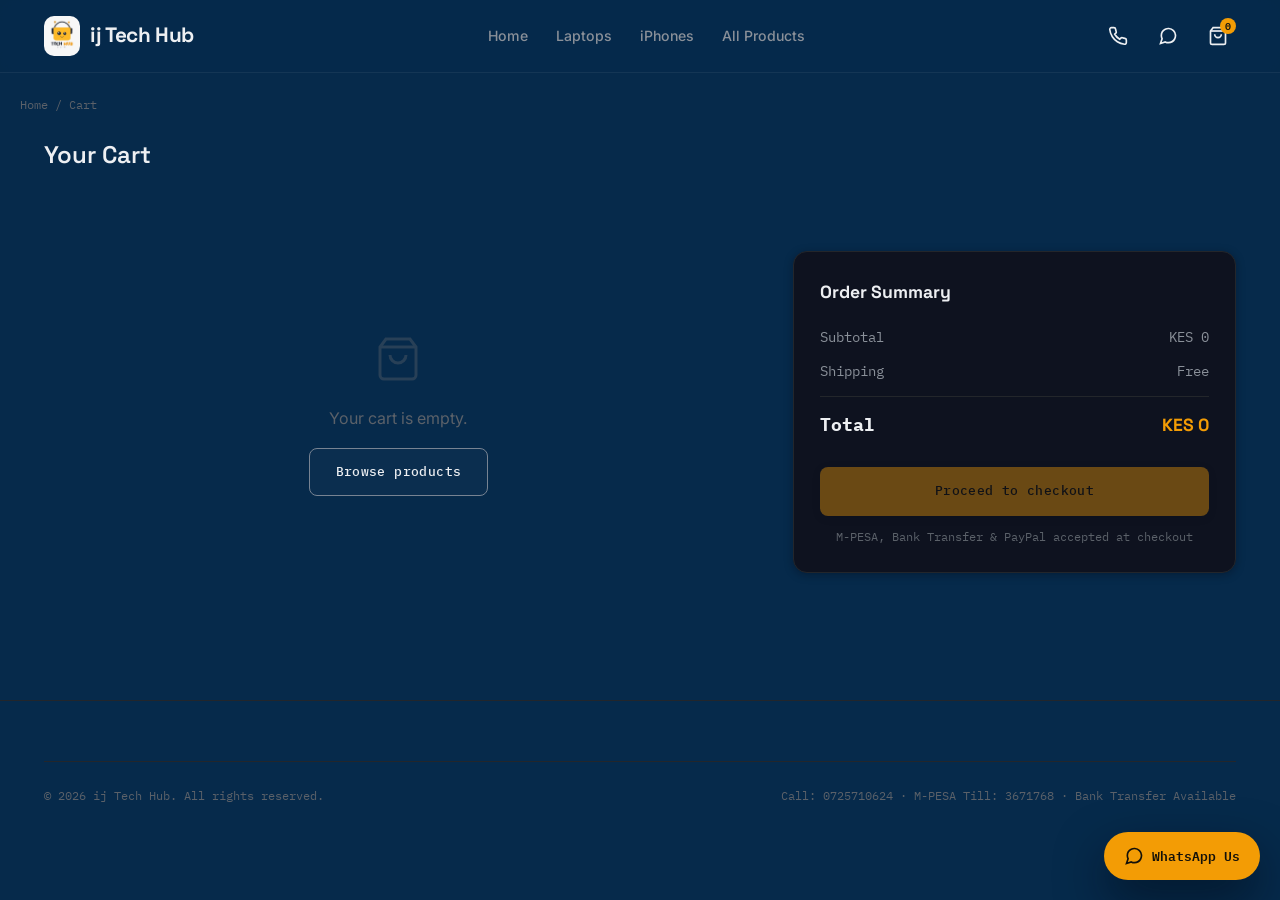
<file: cart.html>
<!DOCTYPE html>
<html lang="en">
<head>
<meta charset="UTF-8">
<meta name="viewport" content="width=device-width, initial-scale=1.0">
<title>Your Cart - ij Tech Hub</title>
<link rel="stylesheet" href="css/style.css">
</head>
<body>

<header class="site-header">
  <div class="wrap header-row">
    <a href="index.html" class="logo"><img src="images/logo.png" alt="ij Tech Hub"><span>ij Tech Hub</span></a>
    <nav class="main-nav">
      <a href="index.html">Home</a>
      <a href="products.html?category=laptops">Laptops</a>
      <a href="products.html?category=iphones">iPhones</a>
      <a href="products.html">All Products</a>
    </nav>
    <div class="header-actions">
      <a href="tel:+254725710624" class="icon-btn" aria-label="Call us">
        <svg width="20" height="20" viewBox="0 0 24 24" fill="none" stroke="currentColor" stroke-width="2"><path d="M22 16.92v3a2 2 0 0 1-2.18 2 19.79 19.79 0 0 1-8.63-3.07 19.5 19.5 0 0 1-6-6 19.79 19.79 0 0 1-3.07-8.67A2 2 0 0 1 4.11 2h3a2 2 0 0 1 2 1.72c.13.96.36 1.9.7 2.81a2 2 0 0 1-.45 2.11L8.09 9.91a16 16 0 0 0 6 6l1.27-1.27a2 2 0 0 1 2.11-.45c.9.34 1.85.57 2.81.7A2 2 0 0 1 22 16.92Z"/></svg>
      </a>
      <a href="https://wa.me/254725710624" target="_blank" rel="noopener" class="icon-btn" aria-label="WhatsApp us">
        <svg width="20" height="20" viewBox="0 0 24 24" fill="none" stroke="currentColor" stroke-width="2"><path d="M21 11.5a8.38 8.38 0 0 1-.9 3.8 8.5 8.5 0 0 1-7.6 4.7 8.38 8.38 0 0 1-3.8-.9L3 21l1.9-5.7a8.38 8.38 0 0 1-.9-3.8 8.5 8.5 0 0 1 4.7-7.6 8.38 8.38 0 0 1 3.8-.9h.5a8.48 8.48 0 0 1 8 8v.5Z"/></svg>
      </a>
      <a href="cart.html" class="icon-btn" aria-label="Cart">
        <svg width="20" height="20" viewBox="0 0 24 24" fill="none" stroke="currentColor" stroke-width="2"><path d="M6 2 3 6v14a2 2 0 0 0 2 2h14a2 2 0 0 0 2-2V6l-3-4Z"/><path d="M3 6h18"/><path d="M16 10a4 4 0 0 1-8 0"/></svg>
        <span class="cart-count" data-cart-count>0</span>
      </a>
      <button type="button" class="menu-btn" aria-label="Open menu" aria-expanded="false">
        <svg width="22" height="22" viewBox="0 0 24 24" fill="none" stroke="currentColor" stroke-width="2"><path d="M3 6h18"/><path d="M3 12h18"/><path d="M3 18h18"/></svg>
      </button>
    </div>
  </div>
  <nav class="mobile-nav">
    <a href="index.html">Home</a>
    <a href="products.html?category=laptops">Laptops</a>
    <a href="products.html?category=iphones">iPhones</a>
    <a href="products.html">All Products</a>
    <a href="tel:+254725710624">Call: 0725710624</a>
    <a href="https://wa.me/254725710624" target="_blank" rel="noopener">WhatsApp Us</a>
  </nav>
</header>

<main>
  <div class="wrap breadcrumb"><a href="index.html">Home</a> / Cart</div>
  <div class="wrap">
    <div class="section-head"><h2>Your Cart</h2></div>
    <div class="cart-layout">
      <div id="cart-items"></div>
      <div class="summary-card">
        <h3>Order Summary</h3>
        <div class="summary-row"><span>Subtotal</span><span id="sum-subtotal">KES 0</span></div>
        <div class="summary-row"><span>Shipping</span><span id="sum-shipping">KES 0</span></div>
        <div class="summary-row total"><span>Total</span><span class="price" id="sum-total">KES 0</span></div>
        <a href="checkout.html" class="btn btn-primary btn-block" id="checkout-btn" style="margin-top:16px;">Proceed to checkout</a>
        <p style="font-family:var(--font-mono); font-size:.72rem; color:var(--text-faint); margin-top:12px; text-align:center;">M-PESA, Bank Transfer &amp; PayPal accepted at checkout</p>
      </div>
    </div>
  </div>
</main>

<footer class="site-footer">
  <div class="wrap">
    <div class="footer-bottom">
      <span>&copy; 2026 ij Tech Hub. All rights reserved.</span>
      <span>Call: <a href="tel:+254725710624">0725710624</a> &middot; M-PESA Till: 3671768 &middot; Bank Transfer Available</span>
    </div>
  </div>
</footer>

<a href="https://wa.me/254725710624" target="_blank" rel="noopener" class="whatsapp-float" aria-label="Chat with us on WhatsApp">
  <svg width="20" height="20" viewBox="0 0 24 24" fill="none" stroke="currentColor" stroke-width="2"><path d="M21 11.5a8.38 8.38 0 0 1-.9 3.8 8.5 8.5 0 0 1-7.6 4.7 8.38 8.38 0 0 1-3.8-.9L3 21l1.9-5.7a8.38 8.38 0 0 1-.9-3.8 8.5 8.5 0 0 1 4.7-7.6 8.38 8.38 0 0 1 3.8-.9h.5a8.48 8.48 0 0 1 8 8v.5Z"/></svg>
  <span>WhatsApp Us</span>
</a>

<script src="js/cart.js"></script>
<script src="js/nav.js"></script>
<script>
  // KES_RATE and money() are provided by js/cart.js so every page
  // formats currency the same way - this page reuses them instead
  // of defining its own copy.

  function render() {
    const cart = getCart();
    const container = document.getElementById("cart-items");
    const checkoutBtn = document.getElementById("checkout-btn");

    if (cart.length === 0) {
      container.innerHTML = `
        <div class="empty-state">
          <svg width="48" height="48" viewBox="0 0 24 24" fill="none" stroke="currentColor" stroke-width="1.5"><path d="M6 2 3 6v14a2 2 0 0 0 2 2h14a2 2 0 0 0 2-2V6l-3-4Z"/><path d="M3 6h18"/><path d="M16 10a4 4 0 0 1-8 0"/></svg>
          <p>Your cart is empty.</p>
          <a href="products.html" class="btn btn-outline" style="margin-top:16px;">Browse products</a>
        </div>`;
      checkoutBtn.classList.add("btn-disabled");
      checkoutBtn.style.pointerEvents = "none";
      checkoutBtn.style.opacity = ".4";
    } else {
      container.innerHTML = cart
        .map(
          (item) => `
        <div class="cart-item" data-id="${item.id}">
          <img src="${item.image_url}" alt="${item.name}">
          <div>
            <div class="cart-item-name">${item.name}</div>
            <div class="cart-item-cat">${item.category}</div>
            <a href="#" class="remove-link" data-remove="${item.id}">Remove</a>
          </div>
          <div class="qty-control">
            <button data-minus="${item.id}">\u2212</button>
            <span>${item.qty}</span>
            <button data-plus="${item.id}">+</button>
          </div>
          <div class="cart-item-price">${money(item.price * item.qty)}</div>
        </div>`
        )
        .join("");

      container.querySelectorAll("[data-remove]").forEach((el) =>
        el.addEventListener("click", (e) => {
          e.preventDefault();
          removeFromCart(el.dataset.remove);
          render();
        })
      );
      container.querySelectorAll("[data-plus]").forEach((el) =>
        el.addEventListener("click", () => {
          const c = getCart().find((i) => i.id === el.dataset.plus);
          updateQty(el.dataset.plus, c.qty + 1);
          render();
        })
      );
      container.querySelectorAll("[data-minus]").forEach((el) =>
        el.addEventListener("click", () => {
          const c = getCart().find((i) => i.id === el.dataset.minus);
          if (c.qty <= 1) { removeFromCart(el.dataset.minus); } else { updateQty(el.dataset.minus, c.qty - 1); }
          render();
        })
      );
    }

    const subtotal = cartTotal(); // KES, the real value
    const shipping = subtotal === 0 ? 0 : subtotal >= 65000 ? 0 : 2000; // KES threshold, matches promo bar
    document.getElementById("sum-subtotal").textContent = money(subtotal);
    document.getElementById("sum-shipping").textContent = shipping === 0 ? "Free" : money(shipping);
    document.getElementById("sum-total").textContent = money(subtotal + shipping);
  }

  render();
</script>
</body>
</html>
</file>
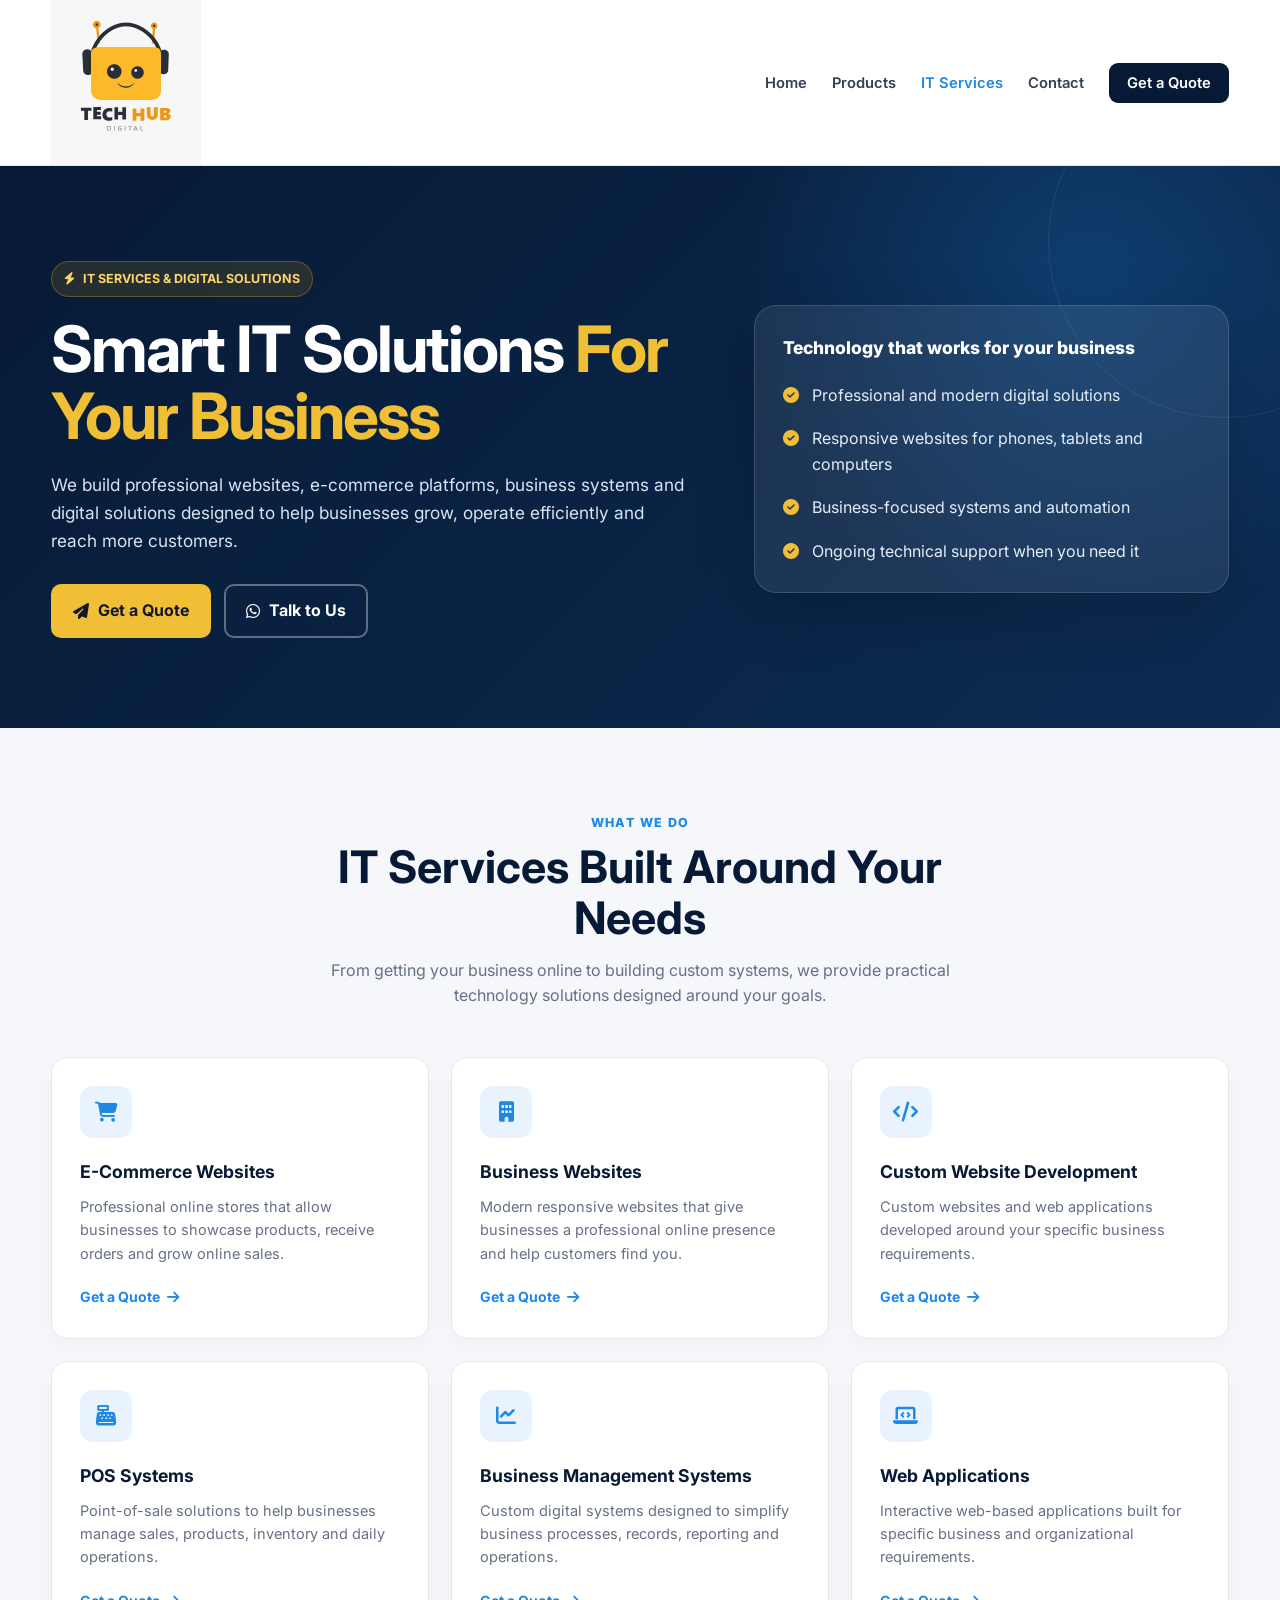
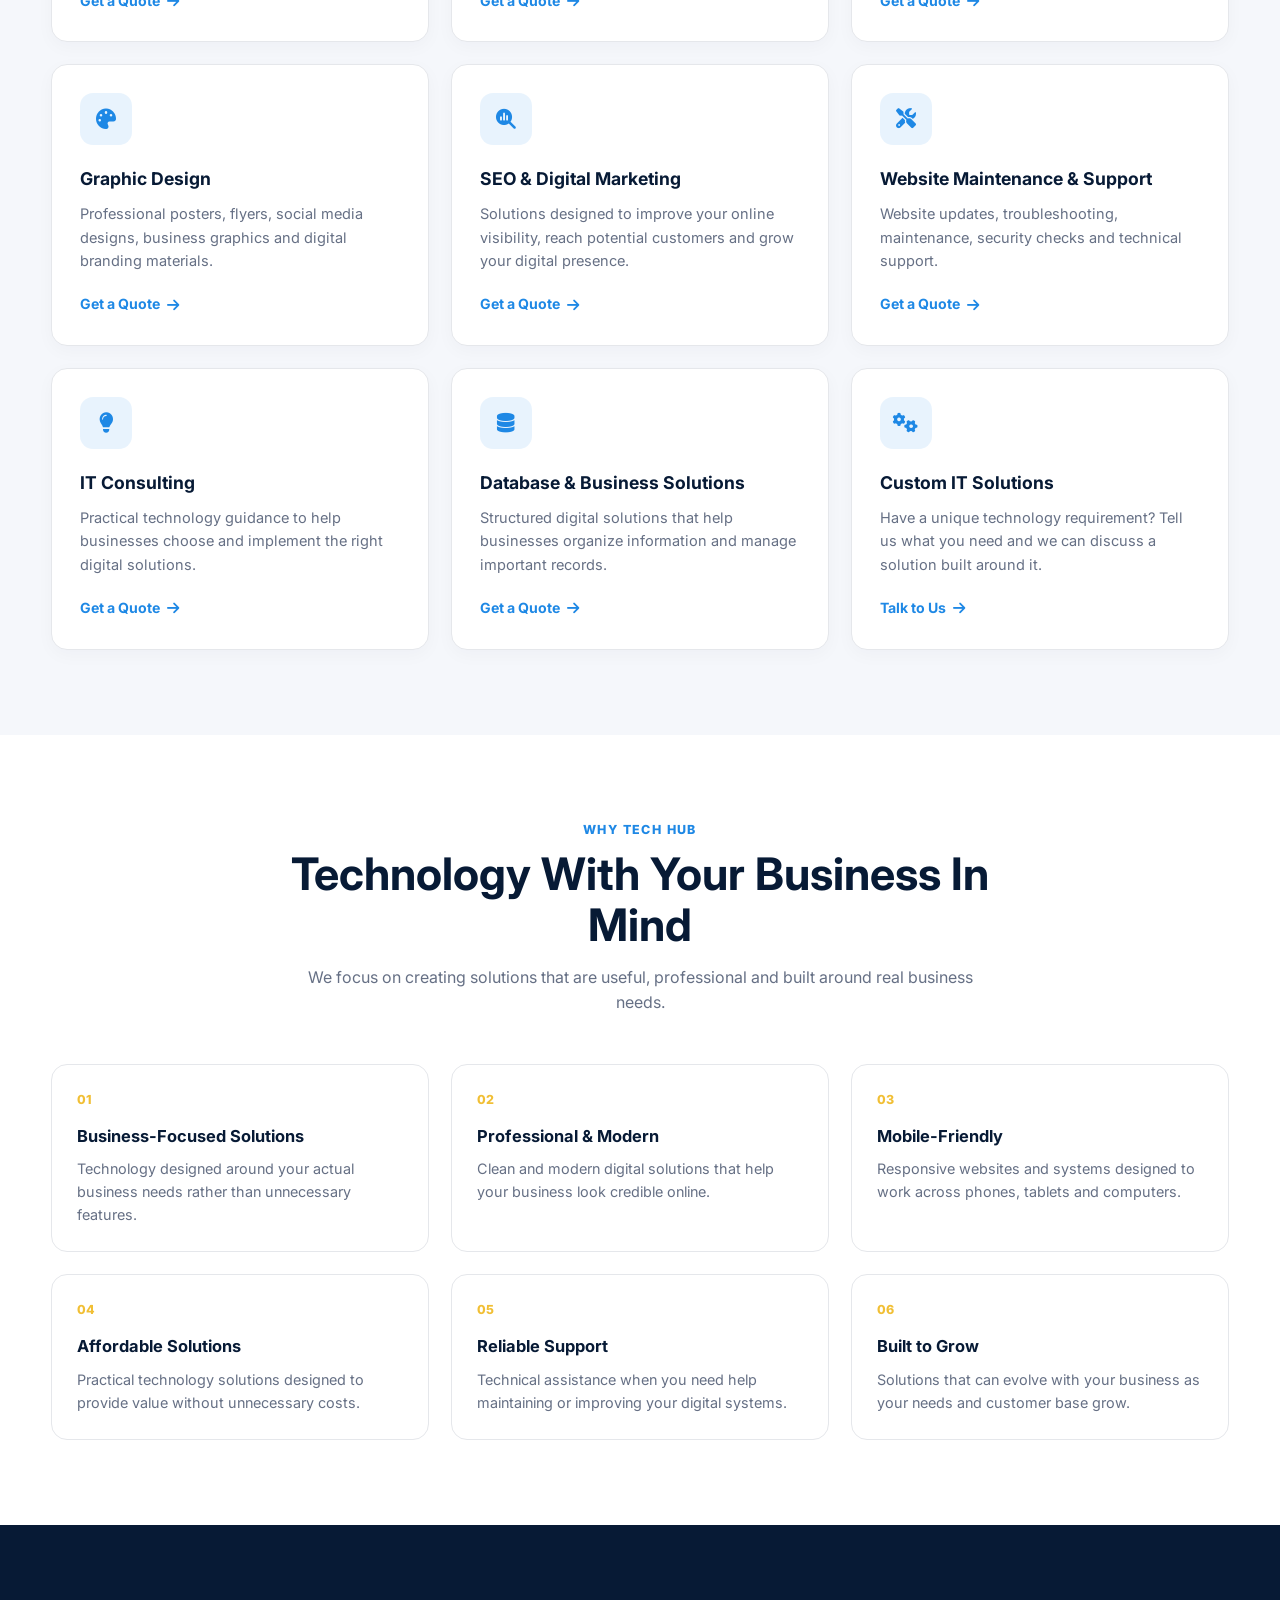
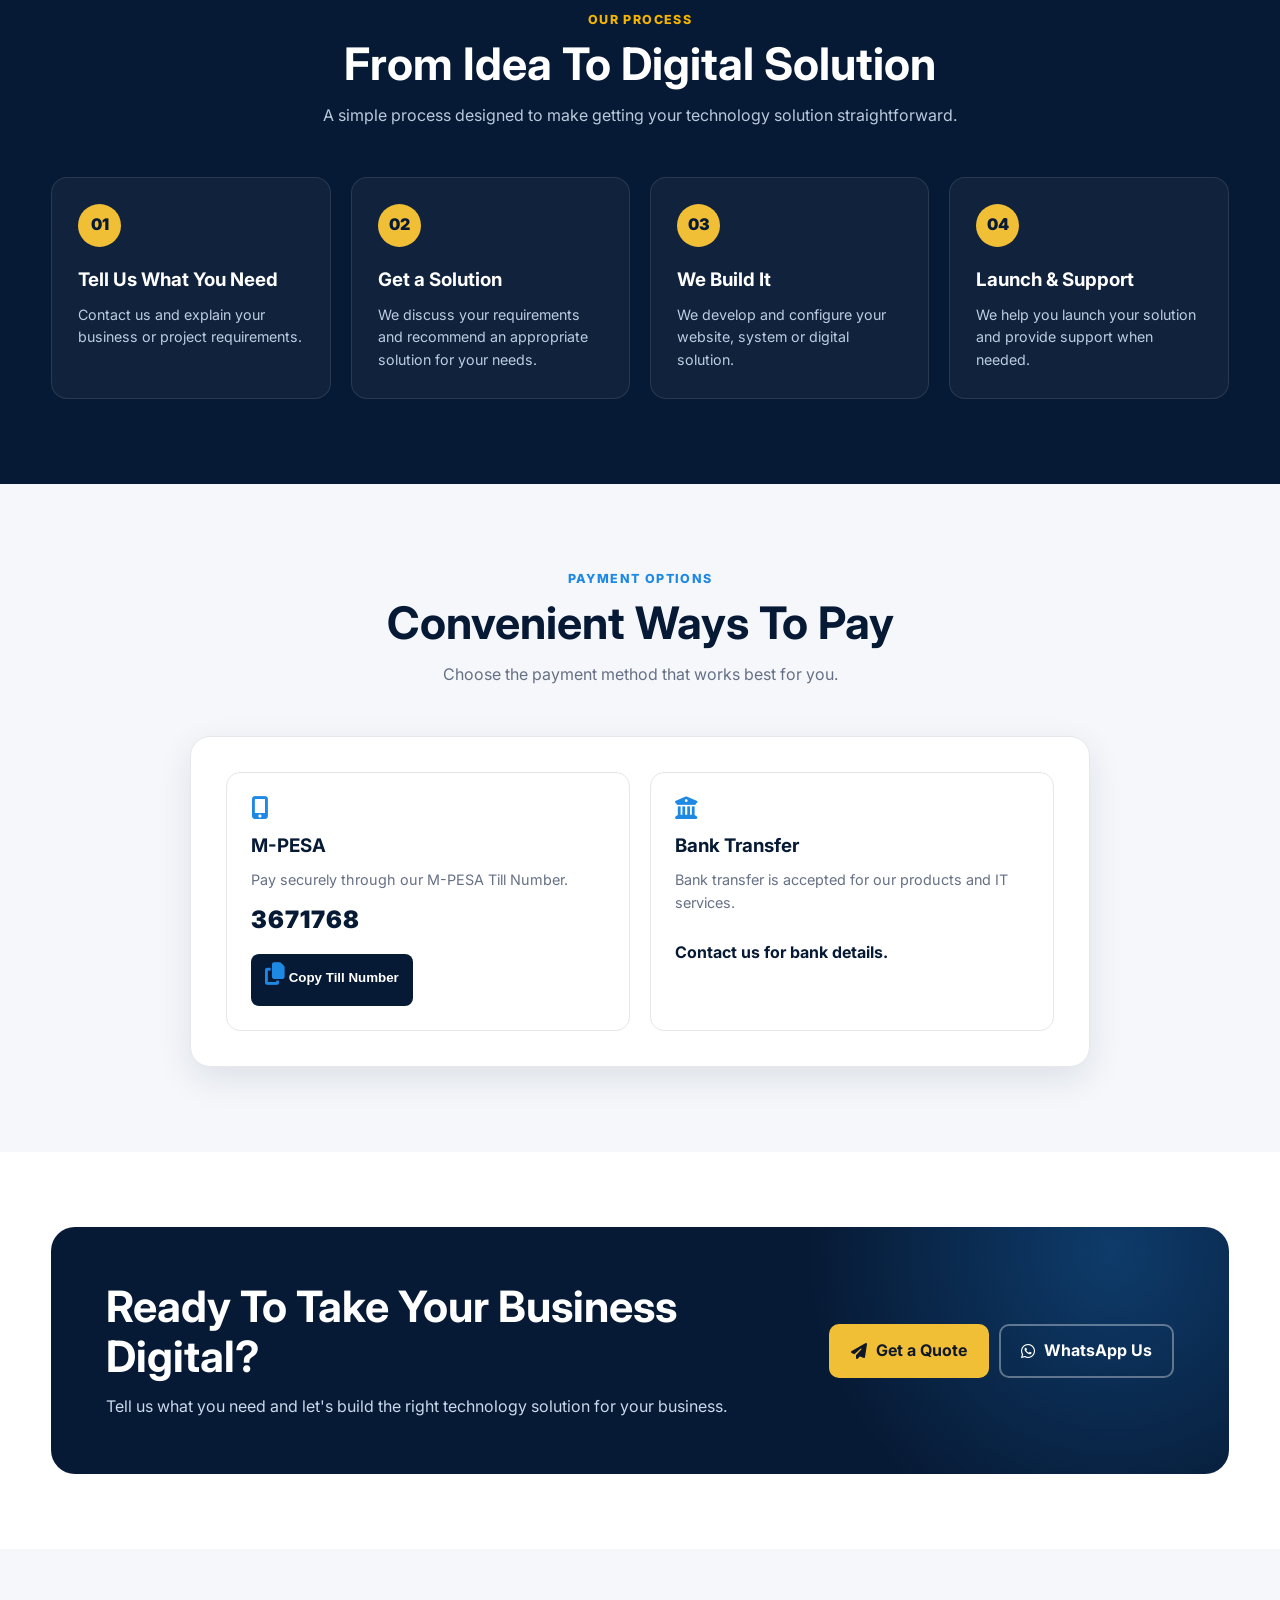
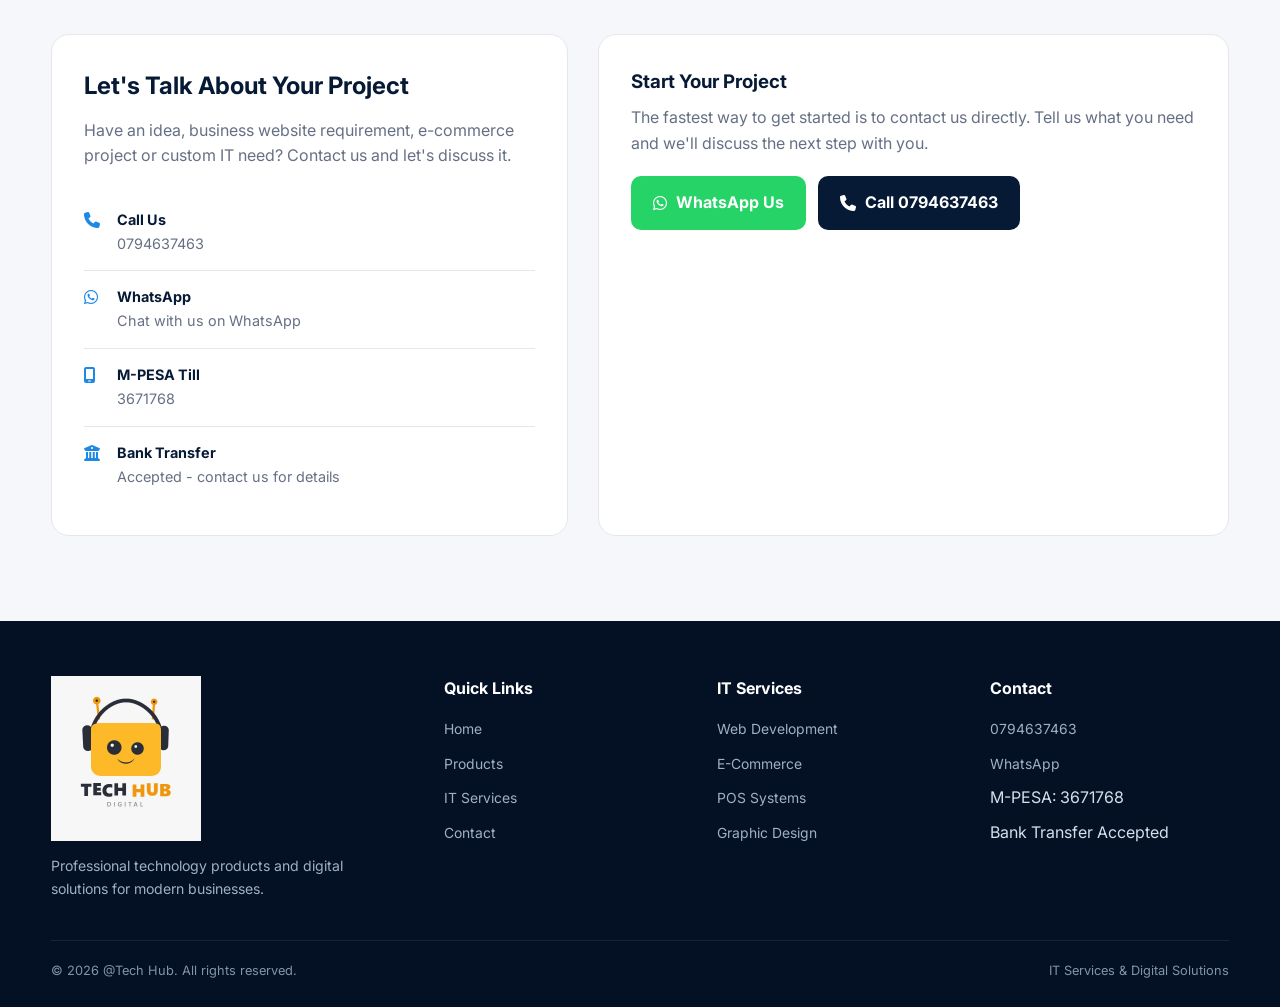
<file: services.html>
<!DOCTYPE html>
<html lang="en">
<head>
    <meta charset="UTF-8">
    <meta name="viewport" content="width=device-width, initial-scale=1.0">

    <title>IT Services & Digital Solutions | Tech Hub</title>

    <meta name="description"
          content="Tech Hub provides professional websites, e-commerce solutions, POS systems, business management systems, graphic design, SEO, digital marketing and IT support.">

    <meta name="keywords"
          content="IT services Kenya, website development Kenya, e-commerce website, business website, POS systems, graphic design, SEO, digital marketing, Tech Hub">

    <meta name="author" content="Tech Hub">

    <meta property="og:title" content="IT Services & Digital Solutions | Tech Hub">
    <meta property="og:description"
          content="Professional websites, e-commerce platforms, business systems and digital solutions for modern businesses.">
    <meta property="og:type" content="website">

    <link rel="preconnect" href="https://fonts.googleapis.com">
    <link rel="preconnect" href="https://fonts.gstatic.com" crossorigin>

    <!-- Keep this if your existing website already uses Google Fonts.
         Replace the font with your existing site's font if necessary. -->
    <link href="https://fonts.googleapis.com/css2?family=Inter:wght@400;500;600;700;800&display=swap"
          rel="stylesheet">

    <!-- Font Awesome for icons -->
    <link rel="stylesheet"
          href="https://cdnjs.cloudflare.com/ajax/libs/font-awesome/6.5.2/css/all.min.css">

    <style>
        :root {
            --primary: #071A35;
            --primary-light: #0B2852;
            --secondary: #1E88E5;
            --gold: #f1bf35;
            --white: #ffffff;
            --light: #f5f7fb;
            --text: #1b2638;
            --muted: #667085;
            --border: #e5e7eb;
            --success: #16a34a;
            --shadow: 0 12px 35px rgba(7, 26, 53, 0.10);
            --radius: 16px;
        }

        * {
            margin: 0;
            padding: 0;
            box-sizing: border-box;
        }

        html {
            scroll-behavior: smooth;
        }

        body {
            font-family: "Inter", Arial, sans-serif;
            color: var(--text);
            background: var(--white);
            line-height: 1.6;
            overflow-x: hidden;
        }

        a {
            text-decoration: none;
            color: inherit;
        }

        img {
            max-width: 100%;
            display: block;
        }

        button,
        a {
            -webkit-tap-highlight-color: transparent;
        }

        .container {
            width: min(1180px, 92%);
            margin: 0 auto;
        }

        /* =========================
           HEADER
        ========================= */

        header {
            position: sticky;
            top: 0;
            z-index: 1000;
            background: rgba(255, 255, 255, 0.97);
            border-bottom: 1px solid var(--border);
            backdrop-filter: blur(12px);
        }

        .nav {
            min-height: 74px;
            display: flex;
            align-items: center;
            justify-content: space-between;
            gap: 25px;
        }
.logo {
    display: flex;
    align-items: center;
    text-decoration: none;
}

.logo img {
    width: 150px;
    height: auto;
    display: block;
    object-fit: contain;
}
        .nav-links {
            display: flex;
            align-items: center;
            gap: 25px;
            list-style: none;
        }

        .nav-links a {
            color: #344054;
            font-size: 0.92rem;
            font-weight: 600;
            transition: 0.25s ease;
        }

        .nav-links a:hover,
        .nav-links a.active {
            color: var(--secondary);
        }

        .nav-cta {
            padding: 11px 18px;
            border-radius: 9px;
            background: var(--primary);
            color: var(--white) !important;
        }

        .nav-cta:hover {
            background: var(--secondary);
        }

        .menu-toggle {
            display: none;
            border: 0;
            background: transparent;
            color: var(--primary);
            font-size: 1.4rem;
            cursor: pointer;
        }

        /* =========================
           HERO
        ========================= */

        .hero {
            position: relative;
            overflow: hidden;
            background:
                radial-gradient(circle at 85% 20%, rgba(30,136,229,0.25), transparent 30%),
                linear-gradient(135deg, var(--primary), #0c2b52);
            color: var(--white);
            padding: 95px 0 90px;
        }

        .hero::before {
            content: "";
            position: absolute;
            width: 350px;
            height: 350px;
            border: 1px solid rgba(255,255,255,0.08);
            border-radius: 50%;
            right: -120px;
            top: -100px;
        }

        .hero-grid {
            display: grid;
            grid-template-columns: 1.15fr 0.85fr;
            align-items: center;
            gap: 60px;
            position: relative;
            z-index: 2;
        }

        .eyebrow {
            display: inline-flex;
            align-items: center;
            gap: 8px;
            background: rgba(244,180,0,0.12);
            border: 1px solid rgba(244,180,0,0.3);
            color: #ffd66b;
            padding: 7px 12px;
            border-radius: 999px;
            font-size: 0.78rem;
            font-weight: 700;
            margin-bottom: 18px;
        }

        .hero h1 {
            font-size: clamp(2.3rem, 5vw, 4.3rem);
            line-height: 1.05;
            letter-spacing: -2px;
            margin-bottom: 22px;
        }

        .hero h1 span {
            color: var(--gold);
        }

        .hero p {
            max-width: 680px;
            color: #d9e4f2;
            font-size: 1.08rem;
            margin-bottom: 30px;
        }

        .hero-buttons {
            display: flex;
            flex-wrap: wrap;
            gap: 13px;
        }

        .btn {
            display: inline-flex;
            align-items: center;
            justify-content: center;
            gap: 9px;
            min-height: 48px;
            padding: 12px 20px;
            border-radius: 10px;
            border: 2px solid transparent;
            font-weight: 700;
            cursor: pointer;
            transition: 0.25s ease;
        }

        .btn-primary {
            background: var(--gold);
            color: #101828;
        }

        .btn-primary:hover {
            transform: translateY(-2px);
            filter: brightness(1.05);
        }

        .btn-outline {
            border-color: rgba(255,255,255,0.35);
            color: var(--white);
        }

        .btn-outline:hover {
            background: rgba(255,255,255,0.08);
            border-color: var(--white);
        }

        .hero-card {
            background: rgba(255,255,255,0.08);
            border: 1px solid rgba(255,255,255,0.14);
            padding: 28px;
            border-radius: 22px;
            box-shadow: 0 20px 60px rgba(0,0,0,0.18);
        }

        .hero-card-title {
            font-weight: 800;
            font-size: 1.1rem;
            margin-bottom: 20px;
        }

        .hero-feature {
            display: flex;
            gap: 13px;
            margin-bottom: 18px;
            color: #e4edf8;
        }

        .hero-feature:last-child {
            margin-bottom: 0;
        }

        .hero-feature i {
            color: var(--gold);
            margin-top: 4px;
        }

        /* =========================
           SECTION BASICS
        ========================= */

        section {
            padding: 85px 0;
        }

        .section-heading {
            max-width: 700px;
            margin: 0 auto 48px;
            text-align: center;
        }

        .section-heading .label {
            color: var(--secondary);
            font-size: 0.78rem;
            font-weight: 800;
            text-transform: uppercase;
            letter-spacing: 1.4px;
            margin-bottom: 9px;
        }

        .section-heading h2 {
            font-size: clamp(1.9rem, 4vw, 2.8rem);
            line-height: 1.15;
            color: var(--primary);
            margin-bottom: 13px;
        }

        .section-heading p {
            color: var(--muted);
        }

        /* =========================
           SERVICES
        ========================= */

        .services-section {
            background: var(--light);
        }

        .services-grid {
            display: grid;
            grid-template-columns: repeat(3, 1fr);
            gap: 22px;
        }

        .service-card {
            background: var(--white);
            border: 1px solid var(--border);
            border-radius: var(--radius);
            padding: 28px;
            position: relative;
            transition: 0.3s ease;
            box-shadow: 0 5px 18px rgba(7,26,53,0.03);
        }

        .service-card:hover {
            transform: translateY(-6px);
            box-shadow: var(--shadow);
            border-color: rgba(30,136,229,0.3);
        }

        .service-icon {
            width: 52px;
            height: 52px;
            border-radius: 13px;
            background: rgba(30,136,229,0.1);
            color: var(--secondary);
            display: grid;
            place-items: center;
            font-size: 1.25rem;
            margin-bottom: 20px;
        }

        .service-card h3 {
            color: var(--primary);
            font-size: 1.1rem;
            margin-bottom: 10px;
        }

        .service-card p {
            color: var(--muted);
            font-size: 0.91rem;
            margin-bottom: 18px;
        }

        .service-link {
            color: var(--secondary);
            font-weight: 700;
            font-size: 0.88rem;
            display: inline-flex;
            align-items: center;
            gap: 7px;
        }

        .service-link:hover {
            gap: 11px;
        }

        /* =========================
           WHY US
        ========================= */

        .why-grid {
            display: grid;
            grid-template-columns: repeat(3, 1fr);
            gap: 22px;
        }

        .why-card {
            padding: 25px;
            border: 1px solid var(--border);
            border-radius: var(--radius);
            background: var(--white);
        }

        .why-number {
            font-size: 0.78rem;
            font-weight: 800;
            color: var(--gold);
            margin-bottom: 13px;
        }

        .why-card h3 {
            color: var(--primary);
            font-size: 1.03rem;
            margin-bottom: 8px;
        }

        .why-card p {
            color: var(--muted);
            font-size: 0.9rem;
        }

        /* =========================
           PROCESS
        ========================= */

        .process-section {
            background: var(--primary);
            color: var(--white);
        }

        .process-section .section-heading h2 {
            color: var(--white);
        }

        .process-section .section-heading p {
            color: #b9c9dc;
        }

        .process-grid {
            display: grid;
            grid-template-columns: repeat(4, 1fr);
            gap: 20px;
        }

        .process-card {
            position: relative;
            padding: 26px;
            border: 1px solid rgba(255,255,255,0.1);
            border-radius: var(--radius);
            background: rgba(255,255,255,0.04);
        }

        .process-number {
            width: 43px;
            height: 43px;
            display: grid;
            place-items: center;
            border-radius: 50%;
            background: var(--gold);
            color: var(--primary);
            font-weight: 900;
            margin-bottom: 18px;
        }

        .process-card h3 {
            margin-bottom: 9px;
        }

        .process-card p {
            color: #bdcce0;
            font-size: 0.89rem;
        }

        /* =========================
           PAYMENT
        ========================= */

        .payment-section {
            background: var(--light);
        }

        .payment-box {
            max-width: 900px;
            margin: 0 auto;
            background: var(--white);
            border: 1px solid var(--border);
            border-radius: 20px;
            padding: 35px;
            box-shadow: var(--shadow);
        }

        .payment-grid {
            display: grid;
            grid-template-columns: repeat(2, 1fr);
            gap: 20px;
        }

        .payment-method {
            border: 1px solid var(--border);
            border-radius: 14px;
            padding: 24px;
        }

        .payment-method i {
            font-size: 1.4rem;
            color: var(--secondary);
            margin-bottom: 12px;
        }

        .payment-method h3 {
            color: var(--primary);
            margin-bottom: 7px;
        }

        .payment-method p {
            color: var(--muted);
            font-size: 0.9rem;
        }

        .till-number {
            font-size: 1.5rem;
            font-weight: 900;
            color: var(--primary);
            letter-spacing: 1px;
            margin: 10px 0 14px;
        }

        .copy-btn {
            border: 0;
            background: var(--primary);
            color: var(--white);
            padding: 9px 14px;
            border-radius: 8px;
            cursor: pointer;
            font-weight: 700;
        }

        .copy-btn:hover {
            background: var(--secondary);
        }

        .copy-message {
            display: inline-block;
            margin-left: 8px;
            color: var(--success);
            font-size: 0.8rem;
            font-weight: 700;
        }

        /* =========================
           CTA
        ========================= */

        .cta-section {
            padding: 75px 0;
        }

        .cta-box {
            background:
                radial-gradient(circle at 90% 10%, rgba(30,136,229,0.3), transparent 28%),
                var(--primary);
            border-radius: 24px;
            padding: 55px;
            color: var(--white);
            display: flex;
            justify-content: space-between;
            align-items: center;
            gap: 35px;
        }

        .cta-box h2 {
            font-size: clamp(1.8rem, 4vw, 2.7rem);
            line-height: 1.15;
            margin-bottom: 12px;
        }

        .cta-box p {
            color: #c9d8ea;
            max-width: 650px;
        }

        .cta-actions {
            display: flex;
            flex-wrap: wrap;
            gap: 10px;
            flex-shrink: 0;
        }

        /* =========================
           CONTACT
        ========================= */

        .contact-section {
            background: var(--light);
        }

        .contact-grid {
            display: grid;
            grid-template-columns: 0.9fr 1.1fr;
            gap: 30px;
            align-items: stretch;
        }

        .contact-info,
        .contact-card {
            background: var(--white);
            border: 1px solid var(--border);
            border-radius: 18px;
            padding: 32px;
        }

        .contact-info h2 {
            color: var(--primary);
            margin-bottom: 12px;
        }

        .contact-info > p {
            color: var(--muted);
            margin-bottom: 25px;
        }

        .contact-item {
            display: flex;
            align-items: flex-start;
            gap: 13px;
            padding: 14px 0;
            border-bottom: 1px solid var(--border);
        }

        .contact-item:last-child {
            border-bottom: 0;
        }

        .contact-item i {
            color: var(--secondary);
            width: 20px;
            margin-top: 4px;
        }

        .contact-item strong {
            display: block;
            color: var(--primary);
            font-size: 0.9rem;
        }

        .contact-item span,
        .contact-item a {
            color: var(--muted);
            font-size: 0.9rem;
        }

        .contact-item a:hover {
            color: var(--secondary);
        }

        .contact-card h3 {
            color: var(--primary);
            margin-bottom: 8px;
        }

        .contact-card > p {
            color: var(--muted);
            margin-bottom: 20px;
        }

        .contact-buttons {
            display: flex;
            flex-wrap: wrap;
            gap: 12px;
        }

        .dark-btn {
            background: var(--primary);
            color: var(--white);
        }

        .dark-btn:hover {
            background: var(--secondary);
        }

        .whatsapp-btn {
            background: #25D366;
            color: var(--white);
        }

        .whatsapp-btn:hover {
            filter: brightness(0.95);
        }

        /* =========================
           FOOTER
        ========================= */

        footer {
            background: #041124;
            color: #d4dfed;
            padding: 55px 0 25px;
        }

        .footer-grid {
            display: grid;
            grid-template-columns: 1.5fr 1fr 1fr 1fr;
            gap: 35px;
            padding-bottom: 40px;
        }

        .footer-brand .logo {
            color: var(--white);
            margin-bottom: 14px;
        }

        .footer-brand p {
            color: #9fb0c5;
            font-size: 0.88rem;
            max-width: 350px;
        }

        footer h4 {
            color: var(--white);
            margin-bottom: 14px;
        }

        .footer-links {
            list-style: none;
        }

        .footer-links li {
            margin-bottom: 9px;
        }

        .footer-links a {
            color: #9fb0c5;
            font-size: 0.87rem;
        }

        .footer-links a:hover {
            color: var(--gold);
        }

        .footer-bottom {
            border-top: 1px solid rgba(255,255,255,0.08);
            padding-top: 20px;
            display: flex;
            justify-content: space-between;
            gap: 15px;
            color: #8294ab;
            font-size: 0.8rem;
        }

        /* =========================
           RESPONSIVE
        ========================= */

        @media (max-width: 950px) {
            .hero-grid {
                grid-template-columns: 1fr;
            }

            .services-grid {
                grid-template-columns: repeat(2, 1fr);
            }

            .why-grid {
                grid-template-columns: repeat(2, 1fr);
            }

            .process-grid {
                grid-template-columns: repeat(2, 1fr);
            }

            .footer-grid {
                grid-template-columns: repeat(2, 1fr);
            }

            .cta-box {
                flex-direction: column;
                align-items: flex-start;
            }

            .contact-grid {
                grid-template-columns: 1fr;
            }
        }

        @media (max-width: 760px) {
            .nav {
                min-height: 66px;
            }

            .menu-toggle {
                display: block;
            }

            .nav-links {
                position: absolute;
                top: 66px;
                left: 0;
                right: 0;
                display: none;
                flex-direction: column;
                align-items: stretch;
                gap: 0;
                background: var(--white);
                border-bottom: 1px solid var(--border);
                box-shadow: 0 15px 30px rgba(0,0,0,0.08);
            }

            .nav-links.open {
                display: flex;
            }

            .nav-links li a {
                display: block;
                padding: 14px 5%;
                border-bottom: 1px solid #f0f2f5;
            }

            .nav-cta {
                margin: 10px 5%;
                text-align: center;
            }

            .hero {
                padding: 70px 0;
            }

            section {
                padding: 65px 0;
            }

            .services-grid,
            .why-grid,
            .process-grid,
            .payment-grid {
                grid-template-columns: 1fr;
            }

            .cta-box {
                padding: 35px 25px;
            }

            .payment-box {
                padding: 22px;
            }

            .footer-grid {
                grid-template-columns: 1fr;
            }

            .footer-bottom {
                flex-direction: column;
            }
        }

        @media (max-width: 480px) {
            .hero h1 {
                letter-spacing: -1px;
            }

            .hero-buttons,
            .cta-actions,
            .contact-buttons {
                flex-direction: column;
                width: 100%;
            }

            .btn {
                width: 100%;
            }

            .hero-card {
                padding: 22px;
            }

            .service-card,
            .why-card,
            .process-card {
                padding: 22px;
            }

            .till-number {
                font-size: 1.3rem;
            }
        }
    </style>
</head>

<body>

<!-- =========================
     HEADER
========================= -->

<header>
    <div class="container nav">

      <a href="index.html" class="logo" aria-label="Tech Hub Home">
    <img src="images/logo.png" alt="Tech Hub Logo">
</a>

        <button class="menu-toggle"
                id="menuToggle"
                aria-label="Open navigation menu"
                aria-expanded="false">
            <i class="fas fa-bars"></i>
        </button>

        <ul class="nav-links" id="navLinks">
            <li>
                <a href="index.html">Home</a>
            </li>

            <li>
                <a href="products.html">Products</a>
            </li>

            <li>
                <a href="services.html" class="active">IT Services</a>
            </li>

            <li>
                <a href="contact.html">Contact</a>
            </li>

            <li>
                <a href="#contact" class="nav-cta">Get a Quote</a>
            </li>
        </ul>

    </div>
</header>


<!-- =========================
     HERO
========================= -->

<main>

<section class="hero">

    <div class="container hero-grid">

        <div>

            <div class="eyebrow">
                <i class="fas fa-bolt"></i>
                IT SERVICES & DIGITAL SOLUTIONS
            </div>

            <h1>
                Smart IT Solutions
                <span>For Your Business</span>
            </h1>

            <p>
                We build professional websites, e-commerce platforms,
                business systems and digital solutions designed to help
                businesses grow, operate efficiently and reach more customers.
            </p>

            <div class="hero-buttons">

                <a href="#contact" class="btn btn-primary">
                    <i class="fas fa-paper-plane"></i>
                    Get a Quote
                </a>

                <a href="https://wa.me/254794637463?text=Hello%20Tech%20Hub,%20I%20would%20like%20to%20inquire%20about%20your%20IT%20services."
                   target="_blank"
                   rel="noopener"
                   class="btn btn-outline">
                    <i class="fab fa-whatsapp"></i>
                    Talk to Us
                </a>

            </div>

        </div>

        <div class="hero-card">

            <div class="hero-card-title">
                Technology that works for your business
            </div>

            <div class="hero-feature">
                <i class="fas fa-check-circle"></i>
                <span>Professional and modern digital solutions</span>
            </div>

            <div class="hero-feature">
                <i class="fas fa-check-circle"></i>
                <span>Responsive websites for phones, tablets and computers</span>
            </div>

            <div class="hero-feature">
                <i class="fas fa-check-circle"></i>
                <span>Business-focused systems and automation</span>
            </div>

            <div class="hero-feature">
                <i class="fas fa-check-circle"></i>
                <span>Ongoing technical support when you need it</span>
            </div>

        </div>

    </div>

</section>


<!-- =========================
     SERVICES
========================= -->

<section class="services-section" id="services">

    <div class="container">

        <div class="section-heading">

            <div class="label">
                What We Do
            </div>

            <h2>
                IT Services Built Around Your Needs
            </h2>

            <p>
                From getting your business online to building custom systems,
                we provide practical technology solutions designed around your goals.
            </p>

        </div>


        <div class="services-grid">

            <!-- Service 1 -->
            <article class="service-card">

                <div class="service-icon">
                    <i class="fas fa-cart-shopping"></i>
                </div>

                <h3>E-Commerce Websites</h3>

                <p>
                    Professional online stores that allow businesses to
                    showcase products, receive orders and grow online sales.
                </p>

                <a href="#contact" class="service-link">
                    Get a Quote
                    <i class="fas fa-arrow-right"></i>
                </a>

            </article>


            <!-- Service 2 -->
            <article class="service-card">

                <div class="service-icon">
                    <i class="fas fa-building"></i>
                </div>

                <h3>Business Websites</h3>

                <p>
                    Modern responsive websites that give businesses a
                    professional online presence and help customers find you.
                </p>

                <a href="#contact" class="service-link">
                    Get a Quote
                    <i class="fas fa-arrow-right"></i>
                </a>

            </article>


            <!-- Service 3 -->
            <article class="service-card">

                <div class="service-icon">
                    <i class="fas fa-code"></i>
                </div>

                <h3>Custom Website Development</h3>

                <p>
                    Custom websites and web applications developed around
                    your specific business requirements.
                </p>

                <a href="#contact" class="service-link">
                    Get a Quote
                    <i class="fas fa-arrow-right"></i>
                </a>

            </article>


            <!-- Service 4 -->
            <article class="service-card">

                <div class="service-icon">
                    <i class="fas fa-cash-register"></i>
                </div>

                <h3>POS Systems</h3>

                <p>
                    Point-of-sale solutions to help businesses manage sales,
                    products, inventory and daily operations.
                </p>

                <a href="#contact" class="service-link">
                    Get a Quote
                    <i class="fas fa-arrow-right"></i>
                </a>

            </article>


            <!-- Service 5 -->
            <article class="service-card">

                <div class="service-icon">
                    <i class="fas fa-chart-line"></i>
                </div>

                <h3>Business Management Systems</h3>

                <p>
                    Custom digital systems designed to simplify business
                    processes, records, reporting and operations.
                </p>

                <a href="#contact" class="service-link">
                    Get a Quote
                    <i class="fas fa-arrow-right"></i>
                </a>

            </article>


            <!-- Service 6 -->
            <article class="service-card">

                <div class="service-icon">
                    <i class="fas fa-laptop-code"></i>
                </div>

                <h3>Web Applications</h3>

                <p>
                    Interactive web-based applications built for specific
                    business and organizational requirements.
                </p>

                <a href="#contact" class="service-link">
                    Get a Quote
                    <i class="fas fa-arrow-right"></i>
                </a>

            </article>


            <!-- Service 7 -->
            <article class="service-card">

                <div class="service-icon">
                    <i class="fas fa-palette"></i>
                </div>

                <h3>Graphic Design</h3>

                <p>
                    Professional posters, flyers, social media designs,
                    business graphics and digital branding materials.
                </p>

                <a href="#contact" class="service-link">
                    Get a Quote
                    <i class="fas fa-arrow-right"></i>
                </a>

            </article>


            <!-- Service 8 -->
            <article class="service-card">

                <div class="service-icon">
                    <i class="fas fa-magnifying-glass-chart"></i>
                </div>

                <h3>SEO & Digital Marketing</h3>

                <p>
                    Solutions designed to improve your online visibility,
                    reach potential customers and grow your digital presence.
                </p>

                <a href="#contact" class="service-link">
                    Get a Quote
                    <i class="fas fa-arrow-right"></i>
                </a>

            </article>


            <!-- Service 9 -->
            <article class="service-card">

                <div class="service-icon">
                    <i class="fas fa-screwdriver-wrench"></i>
                </div>

                <h3>Website Maintenance & Support</h3>

                <p>
                    Website updates, troubleshooting, maintenance, security
                    checks and technical support.
                </p>

                <a href="#contact" class="service-link">
                    Get a Quote
                    <i class="fas fa-arrow-right"></i>
                </a>

            </article>


            <!-- Service 10 -->
            <article class="service-card">

                <div class="service-icon">
                    <i class="fas fa-lightbulb"></i>
                </div>

                <h3>IT Consulting</h3>

                <p>
                    Practical technology guidance to help businesses choose
                    and implement the right digital solutions.
                </p>

                <a href="#contact" class="service-link">
                    Get a Quote
                    <i class="fas fa-arrow-right"></i>
                </a>

            </article>


            <!-- Service 11 -->
            <article class="service-card">

                <div class="service-icon">
                    <i class="fas fa-database"></i>
                </div>

                <h3>Database & Business Solutions</h3>

                <p>
                    Structured digital solutions that help businesses
                    organize information and manage important records.
                </p>

                <a href="#contact" class="service-link">
                    Get a Quote
                    <i class="fas fa-arrow-right"></i>
                </a>

            </article>


            <!-- Service 12 -->
            <article class="service-card">

                <div class="service-icon">
                    <i class="fas fa-gears"></i>
                </div>

                <h3>Custom IT Solutions</h3>

                <p>
                    Have a unique technology requirement? Tell us what you
                    need and we can discuss a solution built around it.
                </p>

                <a href="#contact" class="service-link">
                    Talk to Us
                    <i class="fas fa-arrow-right"></i>
                </a>

            </article>

        </div>

    </div>

</section>


<!-- =========================
     WHY CHOOSE US
========================= -->

<section>

    <div class="container">

        <div class="section-heading">

            <div class="label">
                Why Tech Hub
            </div>

            <h2>
                Technology With Your Business In Mind
            </h2>

            <p>
                We focus on creating solutions that are useful,
                professional and built around real business needs.
            </p>

        </div>


        <div class="why-grid">

            <div class="why-card">
                <div class="why-number">01</div>
                <h3>Business-Focused Solutions</h3>
                <p>
                    Technology designed around your actual business needs
                    rather than unnecessary features.
                </p>
            </div>

            <div class="why-card">
                <div class="why-number">02</div>
                <h3>Professional & Modern</h3>
                <p>
                    Clean and modern digital solutions that help your
                    business look credible online.
                </p>
            </div>

            <div class="why-card">
                <div class="why-number">03</div>
                <h3>Mobile-Friendly</h3>
                <p>
                    Responsive websites and systems designed to work
                    across phones, tablets and computers.
                </p>
            </div>

            <div class="why-card">
                <div class="why-number">04</div>
                <h3>Affordable Solutions</h3>
                <p>
                    Practical technology solutions designed to provide
                    value without unnecessary costs.
                </p>
            </div>

            <div class="why-card">
                <div class="why-number">05</div>
                <h3>Reliable Support</h3>
                <p>
                    Technical assistance when you need help maintaining
                    or improving your digital systems.
                </p>
            </div>

            <div class="why-card">
                <div class="why-number">06</div>
                <h3>Built to Grow</h3>
                <p>
                    Solutions that can evolve with your business as
                    your needs and customer base grow.
                </p>
            </div>

        </div>

    </div>

</section>


<!-- =========================
     HOW IT WORKS
========================= -->

<section class="process-section">

    <div class="container">

        <div class="section-heading">

            <div class="label" style="color:#F4B400;">
                Our Process
            </div>

            <h2>
                From Idea To Digital Solution
            </h2>

            <p>
                A simple process designed to make getting your technology
                solution straightforward.
            </p>

        </div>


        <div class="process-grid">

            <div class="process-card">

                <div class="process-number">01</div>

                <h3>Tell Us What You Need</h3>

                <p>
                    Contact us and explain your business or project requirements.
                </p>

            </div>


            <div class="process-card">

                <div class="process-number">02</div>

                <h3>Get a Solution</h3>

                <p>
                    We discuss your requirements and recommend an appropriate
                    solution for your needs.
                </p>

            </div>


            <div class="process-card">

                <div class="process-number">03</div>

                <h3>We Build It</h3>

                <p>
                    We develop and configure your website, system or
                    digital solution.
                </p>

            </div>


            <div class="process-card">

                <div class="process-number">04</div>

                <h3>Launch & Support</h3>

                <p>
                    We help you launch your solution and provide support
                    when needed.
                </p>

            </div>

        </div>

    </div>

</section>


<!-- =========================
     PAYMENT
========================= -->

<section class="payment-section">

    <div class="container">

        <div class="section-heading">

            <div class="label">
                Payment Options
            </div>

            <h2>
                Convenient Ways To Pay
            </h2>

            <p>
                Choose the payment method that works best for you.
            </p>

        </div>


        <div class="payment-box">

            <div class="payment-grid">

                <div class="payment-method">

                    <i class="fas fa-mobile-screen-button"></i>

                    <h3>M-PESA</h3>

                    <p>
                        Pay securely through our M-PESA Till Number.
                    </p>

                    <div class="till-number" id="tillNumber">
                        3671768
                    </div>

                    <button class="copy-btn"
                            type="button"
                            onclick="copyTillNumber()">
                        <i class="fas fa-copy"></i>
                        Copy Till Number
                    </button>

                    <span id="copyMessage"
                          class="copy-message"
                          aria-live="polite"></span>

                </div>


                <div class="payment-method">

                    <i class="fas fa-building-columns"></i>

                    <h3>Bank Transfer</h3>

                    <p>
                        Bank transfer is accepted for our products
                        and IT services.
                    </p>

                    <br>

                    <strong style="color:var(--primary);">
                        Contact us for bank details.
                    </strong>

                </div>

            </div>

        </div>

    </div>

</section>


<!-- =========================
     CTA
========================= -->

<section class="cta-section">

    <div class="container">

        <div class="cta-box">

            <div>

                <h2>
                    Ready To Take Your Business Digital?
                </h2>

                <p>
                    Tell us what you need and let's build the right
                    technology solution for your business.
                </p>

            </div>


            <div class="cta-actions">

                <a href="#contact"
                   class="btn btn-primary">
                    <i class="fas fa-paper-plane"></i>
                    Get a Quote
                </a>

                <a href="https://wa.me/254794637463?text=Hello%20Tech%20Hub,%20I%20would%20like%20to%20get%20a%20quote%20for%20your%20IT%20services."
                   target="_blank"
                   rel="noopener"
                   class="btn btn-outline">
                    <i class="fab fa-whatsapp"></i>
                    WhatsApp Us
                </a>

            </div>

        </div>

    </div>

</section>


<!-- =========================
     CONTACT
========================= -->

<section class="contact-section" id="contact">

    <div class="container">

        <div class="contact-grid">

            <div class="contact-info">

                <h2>
                    Let's Talk About Your Project
                </h2>

                <p>
                    Have an idea, business website requirement,
                    e-commerce project or custom IT need?
                    Contact us and let's discuss it.
                </p>


                <div class="contact-item">

                    <i class="fas fa-phone"></i>

                    <div>
                        <strong>Call Us</strong>

                        <a href="tel:+254794637463">
                            0794637463
                        </a>
                    </div>

                </div>


                <div class="contact-item">

                    <i class="fab fa-whatsapp"></i>

                    <div>
                        <strong>WhatsApp</strong>

                        <a href="https://wa.me/254794637463"
                           target="_blank"
                           rel="noopener">
                            Chat with us on WhatsApp
                        </a>
                    </div>

                </div>


                <div class="contact-item">

                    <i class="fas fa-mobile-screen"></i>

                    <div>
                        <strong>M-PESA Till</strong>

                        <span>3671768</span>
                    </div>

                </div>


                <div class="contact-item">

                    <i class="fas fa-building-columns"></i>

                    <div>
                        <strong>Bank Transfer</strong>

                        <span>Accepted - contact us for details</span>
                    </div>

                </div>

            </div>


            <div class="contact-card">

                <h3>
                    Start Your Project
                </h3>

                <p>
                    The fastest way to get started is to contact us
                    directly. Tell us what you need and we'll discuss
                    the next step with you.
                </p>

                <div class="contact-buttons">

                    <a href="https://wa.me/254794637463?text=Hello%20Tech%20Hub,%20I%20want%20to%20discuss%20a%20project."
                       target="_blank"
                       rel="noopener"
                       class="btn whatsapp-btn">
                        <i class="fab fa-whatsapp"></i>
                        WhatsApp Us
                    </a>

                    <a href="tel:+254794637463"
                       class="btn dark-btn">
                        <i class="fas fa-phone"></i>
                        Call 0794637463
                    </a>

                </div>

            </div>

        </div>

    </div>

</section>

</main>


<!-- =========================
     FOOTER
========================= -->

<footer>

    <div class="container">

        <div class="footer-grid">

            <div class="footer-brand">

               <a href="index.html" class="logo">
               <img src="images/logo.png" alt="Tech Hub Logo">
               </a>
                <p>
                    Professional technology products and digital
                    solutions for modern businesses.
                </p>

            </div>


            <div>

                <h4>Quick Links</h4>

                <ul class="footer-links">

                    <li>
                        <a href="index.html">Home</a>
                    </li>

                    <li>
                        <a href="products.html">Products</a>
                    </li>

                    <li>
                        <a href="services.html">IT Services</a>
                    </li>

                    <li>
                        <a href="#contact">Contact</a>
                    </li>

                </ul>

            </div>


            <div>

                <h4>IT Services</h4>

                <ul class="footer-links">

                    <li>
                        <a href="#services">Web Development</a>
                    </li>

                    <li>
                        <a href="#services">E-Commerce</a>
                    </li>

                    <li>
                        <a href="#services">POS Systems</a>
                    </li>

                    <li>
                        <a href="#services">Graphic Design</a>
                    </li>

                </ul>

            </div>


            <div>

                <h4>Contact</h4>

                <ul class="footer-links">

                    <li>
                        <a href="tel:+254794637463">
                            0794637463
                        </a>
                    </li>

                    <li>
                        <a href="https://wa.me/254794637463"
                           target="_blank"
                           rel="noopener">
                            WhatsApp
                        </a>
                    </li>

                    <li>
                        M-PESA: 3671768
                    </li>

                    <li>
                        Bank Transfer Accepted
                    </li>

                </ul>

            </div>

        </div>


        <div class="footer-bottom">

            <span>
                &copy; <span id="currentYear"></span> @Tech Hub. All rights reserved.
            </span>

            <span>
                IT Services & Digital Solutions
            </span>

        </div>

    </div>

</footer>


<!-- =========================
     JAVASCRIPT
========================= -->

<script>

    /* =========================
       MOBILE MENU
    ========================= */

    const menuToggle = document.getElementById("menuToggle");
    const navLinks = document.getElementById("navLinks");

    if (menuToggle && navLinks) {

        menuToggle.addEventListener("click", function () {

            const isOpen = navLinks.classList.toggle("open");

            menuToggle.setAttribute(
                "aria-expanded",
                isOpen ? "true" : "false"
            );

            menuToggle.innerHTML = isOpen
                ? '<i class="fas fa-xmark"></i>'
                : '<i class="fas fa-bars"></i>';

        });


        document.querySelectorAll(".nav-links a").forEach(link => {

            link.addEventListener("click", function () {

                navLinks.classList.remove("open");

                menuToggle.setAttribute(
                    "aria-expanded",
                    "false"
                );

                menuToggle.innerHTML =
                    '<i class="fas fa-bars"></i>';

            });

        });

    }


    /* =========================
       COPY M-PESA TILL
    ========================= */

    async function copyTillNumber() {

        const tillNumber =
            document.getElementById("tillNumber").textContent.trim();

        const message =
            document.getElementById("copyMessage");

        try {

            await navigator.clipboard.writeText(tillNumber);

            message.textContent = "Copied!";

            setTimeout(() => {
                message.textContent = "";
            }, 2500);

        } catch (error) {

            /*
             * Fallback for browsers that do not support
             * navigator.clipboard.
             */

            const textarea =
                document.createElement("textarea");

            textarea.value = tillNumber;

            textarea.style.position = "fixed";
            textarea.style.opacity = "0";

            document.body.appendChild(textarea);

            textarea.select();

            try {
                document.execCommand("copy");
                message.textContent = "Copied!";
            } catch (err) {
                message.textContent =
                    "Copy failed - please copy manually.";
            }

            document.body.removeChild(textarea);

            setTimeout(() => {
                message.textContent = "";
            }, 2500);

        }

    }


    /* =========================
       CURRENT YEAR
    ========================= */

    document.getElementById("currentYear").textContent =
        new Date().getFullYear();

</script>

</body>
</html>
</file>
<file: css/style.css>
/* ============================================================
   Tech Hub — design system v2
   Same palette as before (navy base, amber/gold accent) —
   restructured for a more official, professional feel: shadow-
   based elevation instead of border-hover, animated micro-
   interactions, refined spacing and type rhythm.
   ============================================================ */

@import url('https://fonts.googleapis.com/css2?family=Space+Grotesk:wght@500;600;700&family=Inter:wght@400;500;600&family=IBM+Plex+Mono:wght@400;500;600&display=swap');

:root{
  --bg: #062a4b;
  --panel: #0e121f;
  --panel-alt: #1c1f24;
  --border: #778392;
  --border-soft: #23262b;
  --text: #edeff2;
  --text-muted: #8a9099;
  --text-faint: #5b6169;
  --accent: #f39c05;
  --accent-bright: #b5c021;
  --accent-soft: rgba(201,154,75,.12);
  --green: #0e723c;
  --red: #811e0d;
  --radius: 3px;
  --max: 1240px;
  --font-display: 'Space Grotesk', sans-serif;
  --font-body: 'Inter', sans-serif;
  --font-mono: 'IBM Plex Mono', monospace;

  /* new: motion + elevation tokens driving the restructure */
  --ease: cubic-bezier(.4,0,.2,1);
  --ease-spring: cubic-bezier(.34,1.56,.64,1);
  --radius-lg: 14px;
  --shadow-sm: 0 2px 8px rgba(2,10,20,.35);
  --shadow-md: 0 8px 24px rgba(2,10,20,.45);
  --shadow-lg: 0 20px 48px rgba(2,10,20,.55);
  --shadow-glow: 0 0 0 1px rgba(243,156,5,.35), 0 8px 24px rgba(243,156,5,.18);
}

*{box-sizing:border-box; margin:0; padding:0;}
html{scroll-behavior:smooth;}
body{
  background:var(--bg);
  color:var(--text);
  font-family:var(--font-body);
  line-height:1.6;
  -webkit-font-smoothing:antialiased;
}
a{color:inherit; text-decoration:none;}
img{max-width:100%; display:block;}
ul{list-style:none;}
button{font-family:inherit; cursor:pointer;}
.wrap{max-width:var(--max); margin:0 auto; padding:0 24px;}

:focus-visible{outline:none; box-shadow:0 0 0 3px rgba(243,156,5,.45); border-radius:4px;}

@media (prefers-reduced-motion: reduce){
  *{animation-duration:.01ms !important; transition-duration:.01ms !important;}
}

@keyframes fadeUp{
  from{opacity:0; transform:translateY(14px);}
  to{opacity:1; transform:translateY(0);}
}
@keyframes fadeIn{
  from{opacity:0;}
  to{opacity:1;}
}
@keyframes pulseRing{
  0%{box-shadow:0 0 0 0 rgba(243,156,5,.4);}
  100%{box-shadow:0 0 0 10px rgba(243,156,5,0);}
}

/* ---------- section divider — softened gradient line, not
   discrete circuit nodes; same markup, restyled ---------- */
.trace{width:100%; height:20px; position:relative; margin:0 auto; opacity:.6;}
.trace svg{width:100%; height:20px; display:block;}
.trace .line{stroke:var(--border); stroke-width:1; stroke-dasharray:2 6;}
.trace .node{fill:var(--bg); stroke:var(--accent); stroke-width:1; opacity:.7;}

/* ---------- header ---------- */
.site-header{
  position:sticky; top:0; z-index:50;
  background:rgba(6,42,75,.85); backdrop-filter:blur(10px) saturate(1.2);
  border-bottom:1px solid rgba(255,255,255,.06);
  transition:box-shadow .25s var(--ease);
}
.header-row{
  display:flex; align-items:center; justify-content:space-between;
  height:72px; gap:24px;
}
.logo{
  font-family:var(--font-display); font-weight:700; font-size:1.3rem;
  letter-spacing:-.02em; display:flex; align-items:center; gap:10px;
  transition:opacity .15s var(--ease);
}
.logo:hover{opacity:.85;}
.logo .dot{color:var(--accent);}
.logo img{ height:40px; width:auto; display:block; border-radius:10px; }
.main-nav{display:flex; gap:8px;}
.main-nav a{
  position:relative; font-size:.88rem; color:var(--text-muted); font-weight:500;
  padding:8px 10px; transition:color .2s var(--ease);
}
.main-nav a::after{
  content:''; position:absolute; left:10px; right:10px; bottom:2px; height:2px;
  background:var(--accent); border-radius:2px; transform:scaleX(0);
  transform-origin:left; transition:transform .25s var(--ease-spring);
}
.main-nav a:hover, .main-nav a.active{color:var(--text);}
.main-nav a.active::after, .main-nav a:hover::after{transform:scaleX(1);}
.main-nav a.active{color:var(--accent);}
.header-actions{display:flex; align-items:center; gap:14px;}
.icon-btn{
  position:relative; background:none; border:none; color:var(--text);
  display:flex; align-items:center; padding:8px; border-radius:8px;
  transition:background .2s var(--ease), transform .15s var(--ease);
}
.icon-btn:hover{background:rgba(255,255,255,.06); transform:translateY(-1px);}
.cart-count{
  position:absolute; top:0px; right:0px; background:var(--accent);
  color:#101214; font-family:var(--font-mono); font-size:.62rem;
  font-weight:600; border-radius:50%; width:16px; height:16px;
  display:flex; align-items:center; justify-content:center;
  animation:pulseRing 2s var(--ease) infinite;
}
.search-mini{
  display:flex; align-items:center; gap:8px; background:rgba(255,255,255,.04);
  border:1px solid var(--border); border-radius:24px;
  padding:9px 14px; width:220px; transition:border-color .2s var(--ease), background .2s var(--ease);
}
.search-mini:focus-within{border-color:var(--accent); background:rgba(255,255,255,.07);}
.search-mini input{
  background:none; border:none; color:var(--text); font-size:.82rem;
  width:100%; outline:none;
}
.search-mini svg{flex-shrink:0; color:var(--text-faint);}

/* ---------- mobile nav ---------- */
.menu-btn{
  display:none; background:none; border:none; color:var(--text);
  padding:8px; align-items:center; justify-content:center; border-radius:8px;
  transition:background .2s var(--ease);
}
.menu-btn:hover{background:rgba(255,255,255,.06);}
.mobile-nav{
  display:none; flex-direction:column;
  background:var(--panel); border-top:1px solid var(--border-soft);
  padding:4px 24px 12px;
  animation:fadeUp .2s var(--ease);
}
.mobile-nav a{
  padding:14px 4px; font-size:.92rem; color:var(--text-muted);
  border-bottom:1px solid var(--border-soft); transition:color .15s var(--ease), padding-left .15s var(--ease);
}
.mobile-nav a:hover{color:var(--accent); padding-left:8px;}
.mobile-nav a.active{color:var(--accent);}
.mobile-nav.open{display:flex;}

/* ---------- buttons ---------- */
.btn{
  display:inline-flex; align-items:center; gap:8px; justify-content:center;
  font-family:var(--font-mono); font-size:.8rem; font-weight:500;
  letter-spacing:.03em; padding:13px 26px; border-radius:8px;
  border:1px solid transparent; transition:transform .15s var(--ease), box-shadow .2s var(--ease), background .2s var(--ease);
}
.btn:active{transform:scale(.97);}
.btn-primary{background:var(--accent); color:#14110a; box-shadow:var(--shadow-sm);}
.btn-primary:hover{background:var(--accent-bright); box-shadow:var(--shadow-glow); transform:translateY(-1px);}
.btn-outline{border-color:var(--border); color:var(--text); background:rgba(255,255,255,.02);}
.btn-outline:hover{border-color:var(--accent); color:var(--accent); background:rgba(243,156,5,.06);}
.btn-block{width:100%;}
.btn[disabled]{opacity:.4; cursor:not-allowed; transform:none !important; box-shadow:none !important;}

/* ---------- hero ---------- */
.hero{padding:80px 0 60px; border-bottom:1px solid var(--border-soft); overflow:hidden;}
.hero-grid{display:grid; grid-template-columns:1.1fr .9fr; gap:56px; align-items:center;}
.hero-grid > div:first-child{animation:fadeUp .6s var(--ease) both;}
.hero-visual{animation:fadeUp .6s var(--ease) .1s both;}
.eyebrow{
  font-family:var(--font-mono); font-size:.72rem; color:var(--accent);
  letter-spacing:.14em; text-transform:uppercase; margin-bottom:18px;
  display:flex; align-items:center; gap:8px;
}
.eyebrow::before{content:''; width:20px; height:1px; background:var(--accent);}
.hero h1{
  font-family:var(--font-display); font-size:3.2rem; line-height:1.08;
  font-weight:700; letter-spacing:-.02em; margin-bottom:20px;
}
.hero h1 em{color:var(--accent); font-style:normal; position:relative;}
.hero p{color:var(--text-muted); font-size:1rem; max-width:440px; margin-bottom:28px;}
.hero-actions{display:flex; gap:14px; flex-wrap:wrap;}
.hero-specs{
  font-family:var(--font-mono); font-size:.76rem; color:var(--text-faint);
  margin-top:36px; display:flex; gap:28px;
}
.hero-specs strong{color:var(--text); display:block; font-size:1.15rem; font-family:var(--font-display);}
.hero-visual{
  background:var(--panel); border:1px solid var(--border); border-radius:var(--radius-lg);
  aspect-ratio:1/1; display:flex; align-items:center; justify-content:center;
  overflow:hidden; position:relative; box-shadow:var(--shadow-lg);
}
.hero-visual img{width:100%; height:100%; object-fit:cover; transition:transform .5s var(--ease);}
.hero-visual:hover img{transform:scale(1.04);}
.hero-badge{
  position:absolute; bottom:16px; left:16px; background:rgba(6,42,75,.9);
  border:1px solid var(--border); padding:9px 14px; border-radius:20px;
  font-family:var(--font-mono); font-size:.72rem; color:var(--text-muted);
  backdrop-filter:blur(6px);
}

/* ---------- payment info / contact CTAs ---------- */
.payment-badges{
  margin-top:24px; padding:16px 20px; background:var(--panel);
  border:1px solid var(--border); border-radius:var(--radius-lg);
  font-family:var(--font-mono); font-size:.78rem; display:inline-block; max-width:100%;
  box-shadow:var(--shadow-sm);
}
.pay-badge{display:flex; align-items:center; gap:10px; flex-wrap:wrap;}
.pay-label{color:var(--text-faint);}
.pay-value{font-weight:600; letter-spacing:.02em; color:var(--accent);}
.copy-btn{
  border:1px solid var(--border); background:none; color:var(--text-muted);
  padding:4px 12px; border-radius:16px; font-family:inherit;
  font-size:.72rem; transition:all .2s var(--ease);
}
.copy-btn:hover{border-color:var(--accent); color:var(--accent); background:rgba(243,156,5,.08);}
.copy-btn.copied{border-color:var(--green); color:var(--green); background:rgba(14,114,60,.12);}
.pay-badge-note{margin-top:8px; color:var(--text-faint);}

.whatsapp-float{
  position:fixed; right:20px; bottom:20px; z-index:60;
  display:flex; align-items:center; gap:8px;
  background:var(--accent); color:#14110a;
  padding:14px 20px; border-radius:30px;
  font-family:var(--font-mono); font-size:.8rem; font-weight:600;
  box-shadow:var(--shadow-lg);
  transition:transform .2s var(--ease-spring), box-shadow .2s var(--ease);
}
.whatsapp-float:hover{transform:translateY(-3px) scale(1.03); box-shadow:0 24px 48px rgba(2,10,20,.6);}
.whatsapp-float svg{flex-shrink:0;}
@media (max-width:560px){
  .whatsapp-float span{display:none;}
  .whatsapp-float{padding:14px; border-radius:50%;}
}

/* ---------- category strip ---------- */
.cat-strip{padding:56px 0; border-bottom:1px solid var(--border-soft);}
.section-head{
  display:flex; align-items:baseline; justify-content:space-between;
  margin-bottom:32px;
}
.section-head h2{font-family:var(--font-display); font-size:1.5rem; font-weight:600;}
.section-head .sub{color:var(--text-faint); font-family:var(--font-mono); font-size:.78rem;}
.cat-grid{display:grid; grid-template-columns:repeat(3,1fr); gap:20px;}
.cat-card{
  background:var(--panel); border:1px solid var(--border-soft); border-radius:var(--radius-lg);
  padding:28px; position:relative; overflow:hidden; min-height:200px;
  display:flex; flex-direction:column; justify-content:flex-end;
  transition:transform .3s var(--ease), box-shadow .3s var(--ease);
}
.cat-card::before{
  content:''; position:absolute; top:0; left:0; right:0; height:3px;
  background:var(--accent); transform:scaleX(0); transform-origin:left;
  transition:transform .3s var(--ease);
}
.cat-card:hover{transform:translateY(-4px); box-shadow:var(--shadow-md);}
.cat-card:hover::before{transform:scaleX(1);}
.cat-card .cat-tag{
  font-family:var(--font-mono); font-size:.68rem; color:var(--accent);
  letter-spacing:.08em; text-transform:uppercase; margin-bottom:8px;
}
.cat-card h3{font-family:var(--font-display); font-size:1.3rem; font-weight:600; margin-bottom:6px;}
.cat-card .cat-count{color:var(--text-faint); font-size:.82rem; font-family:var(--font-mono);}
.cat-card .cat-icon{position:absolute; top:20px; right:20px; opacity:.5;}

/* ---------- product grid ---------- */
.products-section{padding:60px 0;}
.filter-row{display:flex; gap:10px; margin-bottom:32px; flex-wrap:wrap;}
.filter-chip{
  font-family:var(--font-mono); font-size:.76rem; padding:9px 18px;
  border:1px solid var(--border); border-radius:24px; color:var(--text-muted);
  background:rgba(255,255,255,.02); transition:all .2s var(--ease);
}
.filter-chip.active{border-color:var(--accent); color:var(--accent); background:rgba(243,156,5,.1); box-shadow:0 0 0 1px rgba(243,156,5,.2);}
.filter-chip:hover{border-color:var(--accent); color:var(--accent);}

.product-grid{display:grid; grid-template-columns:repeat(4,1fr); gap:22px;}
.product-card{
  background:var(--panel); border:1px solid var(--border-soft); border-radius:var(--radius-lg);
  overflow:hidden; display:flex; flex-direction:column;
  transition:transform .3s var(--ease), box-shadow .3s var(--ease);
}
.product-card:hover{transform:translateY(-6px); box-shadow:var(--shadow-md);}
.product-media{
  aspect-ratio:1/1; background:var(--panel-alt); position:relative;
  display:flex; align-items:center; justify-content:center; overflow:hidden;
}
.product-media img{width:100%; height:100%; object-fit:cover; transition:transform .4s var(--ease);}
.product-card:hover .product-media img{transform:scale(1.06);}
.product-tag{
  position:absolute; top:12px; left:12px; font-family:var(--font-mono);
  font-size:.62rem; padding:5px 10px; border-radius:20px; letter-spacing:.05em;
  backdrop-filter:blur(4px);
}
.product-tag.new{background:rgba(243,156,5,.18); color:var(--accent); border:1px solid var(--accent);}
.product-tag.sale{background:rgba(129,30,13,.25); color:#ff8a70; border:1px solid var(--red);}
.product-tag.stock-low{background:rgba(14,114,60,.2); color:#5fd897; border:1px solid var(--green);}
.product-body{padding:18px; display:flex; flex-direction:column; gap:8px; flex:1;}
.product-cat{font-family:var(--font-mono); font-size:.66rem; color:var(--text-faint); text-transform:uppercase; letter-spacing:.06em;}
.product-name{font-family:var(--font-display); font-size:1rem; font-weight:600; line-height:1.3;}

/* spec-sheet strip */
.spec-strip{
  font-family:var(--font-mono); font-size:.7rem; color:var(--text-faint);
  border-top:1px dashed var(--border-soft); border-bottom:1px dashed var(--border-soft);
  padding:10px 0; display:flex; flex-direction:column; gap:4px;
}
.spec-strip .row{display:flex; justify-content:space-between; gap:8px;}
.spec-strip .row span:last-child{color:var(--text-muted);}

.product-footer{display:flex; align-items:center; justify-content:space-between; margin-top:auto;}
.price-block{display:flex; align-items:baseline; gap:8px;}
.price{font-family:var(--font-display); font-size:1.15rem; font-weight:700; color:var(--accent);}
.price-was{font-family:var(--font-mono); font-size:.78rem; color:var(--text-faint); text-decoration:line-through;}
.rating{font-family:var(--font-mono); font-size:.7rem; color:var(--text-faint); display:flex; align-items:center; gap:4px;}
.rating .star{color:var(--accent);}
.add-btn{
  background:rgba(255,255,255,.03); border:1px solid var(--border); color:var(--text);
  width:36px; height:36px; border-radius:10px; display:flex;
  align-items:center; justify-content:center; transition:all .2s var(--ease);
}
.add-btn:hover{border-color:var(--accent); color:var(--accent); background:rgba(243,156,5,.1); transform:translateY(-2px);}

.load-more{display:flex; justify-content:center; margin-top:44px;}

/* ---------- perks bar ---------- */
.perks{border-top:1px solid var(--border-soft); border-bottom:1px solid var(--border-soft); padding:36px 0;}
.perks-grid{display:grid; grid-template-columns:repeat(4,1fr); gap:24px;}
.perk{display:flex; gap:14px; align-items:flex-start; transition:transform .2s var(--ease);}
.perk:hover{transform:translateY(-2px);}
.perk svg{color:var(--accent); flex-shrink:0; margin-top:2px;}
.perk h4{font-size:.86rem; font-weight:600; margin-bottom:2px;}
.perk p{font-size:.78rem; color:var(--text-faint);}

/* ---------- IT services page ---------- */
.services-hero{padding:80px 0 52px; border-bottom:1px solid var(--border-soft); text-align:center;}
.services-hero .eyebrow{justify-content:center;}
.services-hero .eyebrow::before{display:none;}
.services-hero h1{
  font-family:var(--font-display); font-size:2.6rem; line-height:1.1;
  font-weight:700; letter-spacing:-.02em; margin-bottom:16px;
  animation:fadeUp .5s var(--ease) both;
}
.services-hero h1 em{color:var(--accent); font-style:normal;}
.services-hero p{color:var(--text-muted); font-size:1rem; max-width:560px; margin:0 auto 28px;}
.services-hero .hero-actions{justify-content:center;}

.services-grid{display:grid; grid-template-columns:repeat(3,1fr); gap:22px; padding:60px 0;}
.service-card{
  background:var(--panel); border:1px solid var(--border-soft); border-radius:var(--radius-lg);
  padding:30px; display:flex; flex-direction:column; gap:14px;
  transition:transform .3s var(--ease), box-shadow .3s var(--ease);
}
.service-card:hover{transform:translateY(-5px); box-shadow:var(--shadow-md);}
.service-card .service-icon{
  color:var(--accent); width:44px; height:44px; border-radius:12px;
  background:rgba(243,156,5,.1); display:flex; align-items:center; justify-content:center;
}
.service-card h3{font-family:var(--font-display); font-size:1.15rem; font-weight:600;}
.service-card p{color:var(--text-faint); font-size:.84rem; line-height:1.65; flex:1;}
.service-card .btn{align-self:flex-start; margin-top:4px;}

.why-us{padding:8px 0 68px;}
.why-grid{display:grid; grid-template-columns:repeat(3,1fr); gap:20px; margin-top:28px;}
.why-item{
  display:flex; gap:12px; align-items:flex-start; padding:22px;
  background:var(--panel); border:1px solid var(--border-soft); border-radius:var(--radius-lg);
  transition:border-color .2s var(--ease);
}
.why-item:hover{border-color:var(--accent);}
.why-item svg{color:var(--accent); flex-shrink:0; margin-top:2px;}
.why-item p{font-size:.86rem; color:var(--text-muted);}

/* ---------- footer ---------- */
.site-footer{padding:60px 0 28px; border-top:1px solid var(--border-soft); margin-top:44px;}
.footer-grid{display:grid; grid-template-columns:1.4fr 1fr 1fr 1.2fr; gap:40px; margin-bottom:44px;}
.footer-grid h5{font-family:var(--font-mono); font-size:.72rem; text-transform:uppercase; letter-spacing:.08em; color:var(--text-faint); margin-bottom:16px;}
.footer-grid li{margin-bottom:10px;}
.footer-grid a{color:var(--text-muted); font-size:.86rem; transition:color .15s var(--ease), padding-left .15s var(--ease);}
.footer-grid a:hover{color:var(--accent); padding-left:3px;}
.footer-about p{color:var(--text-faint); font-size:.84rem; max-width:280px; margin-top:12px;}
.footer-bottom{
  display:flex; justify-content:space-between; flex-wrap:wrap; gap:8px; padding-top:24px;
  border-top:1px solid var(--border-soft); font-size:.76rem; color:var(--text-faint);
  font-family:var(--font-mono);
}
.footer-bottom a{color:var(--text-faint); transition:color .15s var(--ease);}
.footer-bottom a:hover{color:var(--accent);}

/* ---------- product detail page ---------- */
.breadcrumb{font-family:var(--font-mono); font-size:.76rem; color:var(--text-faint); padding:22px 0;}
.breadcrumb a{transition:color .15s var(--ease);}
.breadcrumb a:hover{color:var(--accent);}
.pd-grid{display:grid; grid-template-columns:1fr 1fr; gap:56px; padding-bottom:68px;}
.pd-media{background:var(--panel); border:1px solid var(--border-soft); border-radius:var(--radius-lg); aspect-ratio:1/1; overflow:hidden; box-shadow:var(--shadow-sm);}
.pd-media img{width:100%; height:100%; object-fit:cover;}
.pd-info h1{font-family:var(--font-display); font-size:1.9rem; font-weight:700; margin:8px 0 12px;}
.pd-rating{display:flex; align-items:center; gap:8px; font-family:var(--font-mono); font-size:.8rem; color:var(--text-faint); margin-bottom:20px;}
.pd-price{display:flex; align-items:baseline; gap:12px; margin-bottom:24px;}
.pd-price .price{font-size:2rem;}
.pd-desc{color:var(--text-muted); font-size:.92rem; margin-bottom:24px; line-height:1.75;}
.pd-specs{margin-bottom:28px;}
.pd-specs h4{font-family:var(--font-mono); font-size:.72rem; text-transform:uppercase; letter-spacing:.08em; color:var(--text-faint); margin-bottom:12px;}
.pd-specs .spec-strip{font-size:.8rem; padding:16px; border:1px solid var(--border-soft); border-radius:var(--radius-lg); background:var(--panel);}
.pd-specs .spec-strip .row{padding:5px 0;}
.qty-row{display:flex; align-items:center; gap:16px; margin-bottom:20px;}
.qty-control{display:flex; align-items:center; border:1px solid var(--border); border-radius:10px; overflow:hidden;}
.qty-control button{background:none; border:none; color:var(--text); width:38px; height:38px; font-size:1rem; transition:background .15s var(--ease);}
.qty-control button:hover{background:rgba(255,255,255,.06);}
.qty-control span{font-family:var(--font-mono); width:36px; text-align:center;}
.pd-actions{display:flex; gap:12px; flex-wrap:wrap;}
.stock-note{font-family:var(--font-mono); font-size:.76rem; color:var(--green); margin-top:16px;}
.pd-payment-note{
  font-family:var(--font-mono); font-size:.74rem; color:var(--text-faint);
  margin-top:16px; padding-top:16px; border-top:1px dashed var(--border-soft);
}
.pd-payment-note strong{color:var(--accent); font-weight:600;}

/* ---------- cart page ---------- */
.cart-layout{display:grid; grid-template-columns:1.6fr 1fr; gap:40px; padding:44px 0 76px;}
.cart-item{
  display:grid; grid-template-columns:80px 1fr auto auto; gap:16px; align-items:center;
  padding:20px 0; border-bottom:1px solid var(--border-soft);
  transition:background .15s var(--ease);
}
.cart-item:hover{background:rgba(255,255,255,.02);}
.cart-item img{width:80px; height:80px; object-fit:cover; border-radius:10px; background:var(--panel);}
.cart-item-name{font-weight:600; font-size:.9rem; margin-bottom:4px;}
.cart-item-cat{font-family:var(--font-mono); font-size:.7rem; color:var(--text-faint);}
.cart-item-price{font-family:var(--font-mono); color:var(--accent); font-weight:600;}
.remove-link{font-family:var(--font-mono); font-size:.7rem; color:var(--text-faint); margin-top:4px; transition:color .15s var(--ease);}
.remove-link:hover{color:var(--red);}
.summary-card{
  background:var(--panel); border:1px solid var(--border-soft); border-radius:var(--radius-lg);
  padding:26px; align-self:start; position:sticky; top:96px; box-shadow:var(--shadow-sm);
}
.summary-card h3{font-family:var(--font-display); font-size:1.1rem; margin-bottom:20px;}
.summary-row{display:flex; justify-content:space-between; font-size:.86rem; color:var(--text-muted); margin-bottom:12px; font-family:var(--font-mono);}
.summary-row.total{color:var(--text); font-size:1.1rem; font-weight:700; border-top:1px solid var(--border-soft); padding-top:14px; margin-top:14px;}
.summary-row.total .price{font-size:1.1rem;}
.empty-state{text-align:center; padding:84px 20px; color:var(--text-faint);}
.empty-state svg{margin-bottom:16px; opacity:.4;}

/* ---------- checkout ---------- */
.checkout-layout{display:grid; grid-template-columns:1.3fr 1fr; gap:48px; padding:44px 0 76px;}
.form-group{margin-bottom:18px;}
.form-group label{display:block; font-family:var(--font-mono); font-size:.74rem; color:var(--text-faint); margin-bottom:6px; text-transform:uppercase; letter-spacing:.04em;}
.form-group input, .form-group textarea{
  width:100%; background:rgba(255,255,255,.02); border:1px solid var(--border); border-radius:10px;
  color:var(--text); padding:13px 15px; font-size:.88rem; font-family:var(--font-body);
  transition:border-color .2s var(--ease), background .2s var(--ease);
}
.form-group input:focus, .form-group textarea:focus{border-color:var(--accent); outline:none; background:rgba(255,255,255,.04);}
.form-row{display:grid; grid-template-columns:1fr 1fr; gap:16px;}
#paypal-button-container{margin-top:20px;}
.order-line{display:flex; justify-content:space-between; font-size:.82rem; color:var(--text-muted); padding:9px 0; border-bottom:1px solid var(--border-soft); font-family:var(--font-mono);}
.checkout-note{font-size:.76rem; color:var(--text-faint); margin-top:16px; line-height:1.65;}
.status-msg{padding:16px; border-radius:10px; font-family:var(--font-mono); font-size:.82rem; margin-top:16px; display:none;}
.status-msg.show{display:block; animation:fadeUp .3s var(--ease);}
.status-msg.success{background:rgba(14,114,60,.14); border:1px solid var(--green); color:#5fd897;}
.status-msg.error{background:rgba(129,30,13,.16); border:1px solid var(--red); color:#ff8a70;}

/* ---------- promo bar ---------- */
.promo-bar{background:var(--accent); color:#14110a; text-align:center; padding:10px 0; font-family:var(--font-mono); font-size:.78rem; font-weight:500;}

/* ---------- responsive ---------- */
@media (max-width:980px){
  .hero-grid, .pd-grid, .cart-layout, .checkout-layout{grid-template-columns:1fr;}
  .cat-grid{grid-template-columns:1fr;}
  .product-grid{grid-template-columns:repeat(2,1fr);}
  .footer-grid{grid-template-columns:1fr 1fr;}
  .main-nav{display:none;}
  .search-mini{display:none;}
  .perks-grid{grid-template-columns:1fr 1fr;}
  .services-grid, .why-grid{grid-template-columns:1fr 1fr;}
  .menu-btn{display:flex;}
}
@media (max-width:560px){
  .product-grid{grid-template-columns:1fr 1fr;}
  .hero h1{font-size:2.2rem;}
  .cart-item{grid-template-columns:60px 1fr; grid-template-rows:auto auto;}
  .services-grid, .why-grid{grid-template-columns:1fr;}
  .services-hero h1{font-size:2rem;}
}
</file>
